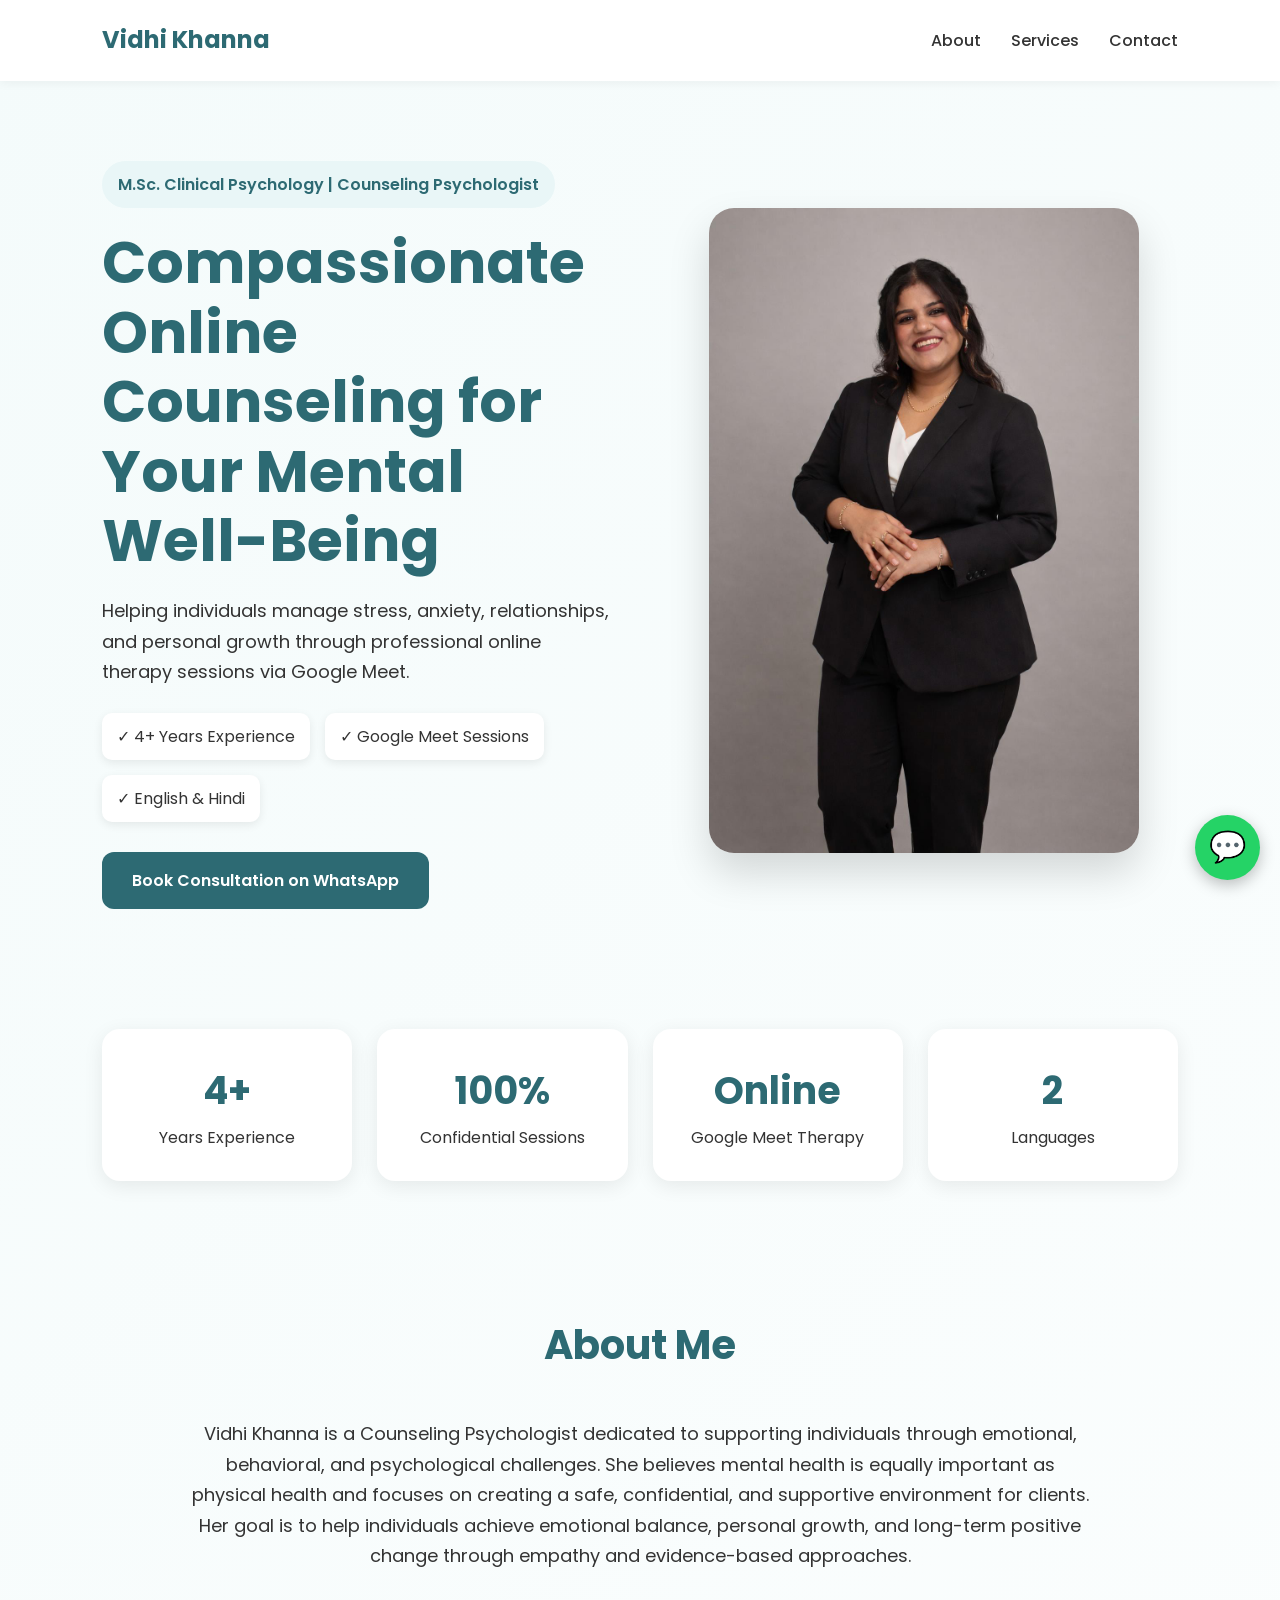
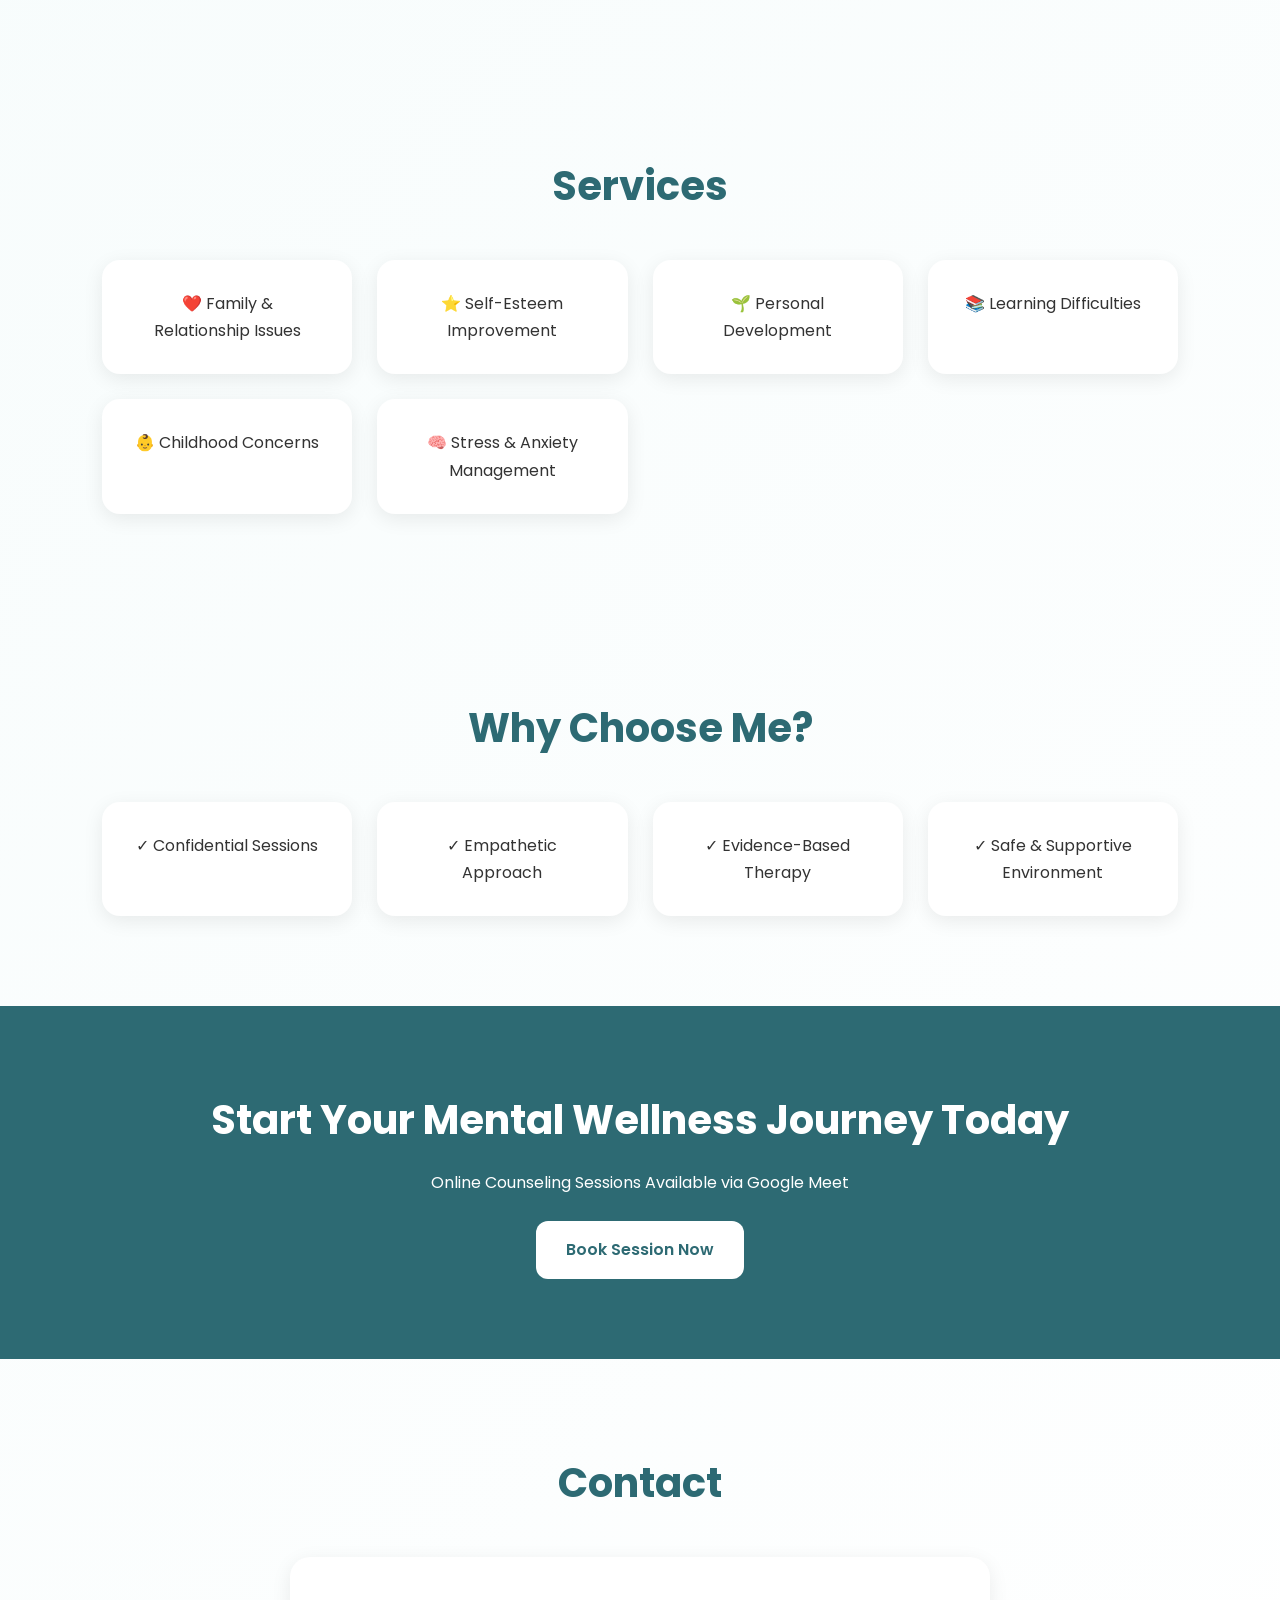
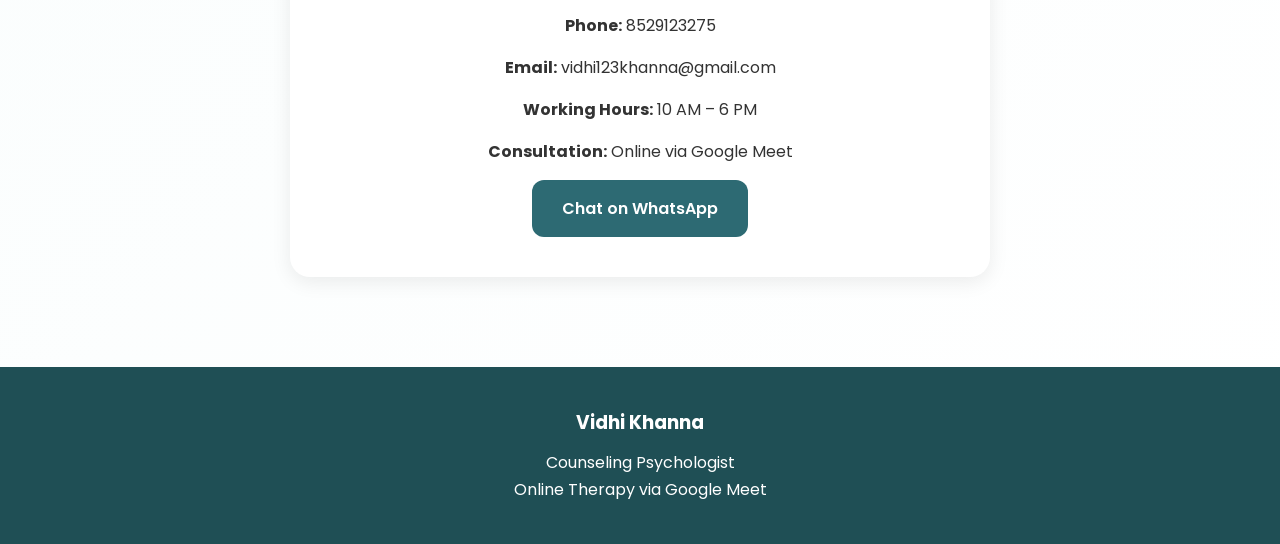
<file: index.html>
<!DOCTYPE html>
<html lang="en">
<head>
<meta charset="UTF-8">
<meta name="viewport" content="width=device-width, initial-scale=1.0">

<title>Vidhi Khanna | Counseling Psychologist | Online Therapy India</title>

<meta name="description"
content="Vidhi Khanna is a Counseling Psychologist offering online therapy via Google Meet. Specializing in anxiety, stress, relationship issues, self-esteem, personal development, and emotional well-being.">

<meta name="keywords"
content="psychologist, counseling psychologist, online therapy India, anxiety counseling, stress management, Vidhi Khanna psychologist, mental health support">

<meta name="author" content="Vidhi Khanna">

<link rel="stylesheet" href="style.css">

<link href="https://fonts.googleapis.com/css2?family=Poppins:wght@300;400;500;600;700&display=swap" rel="stylesheet">

</head>

<body>

<nav class="navbar">

    <div class="logo">Vidhi Khanna</div>

    <ul class="nav-links">
        <li><a href="#about">About</a></li>
        <li><a href="#services">Services</a></li>
        <li><a href="#contact">Contact</a></li>
    </ul>

</nav>

<section class="hero">

    <div class="hero-text">

        <span class="badge">
            M.Sc. Clinical Psychology | Counseling Psychologist
        </span>

        <h1>
            Compassionate Online Counseling for Your Mental Well-Being
        </h1>

        <p>
            Helping individuals manage stress, anxiety, relationships, and personal growth through professional online therapy sessions via Google Meet.
        </p>

        <div class="hero-points">
            <span>✓ 4+ Years Experience</span>
            <span>✓ Google Meet Sessions</span>
            <span>✓ English & Hindi</span>
        </div>

        <a href="https://wa.me/918529123275"
           target="_blank"
           class="btn">
           Book Consultation on WhatsApp
        </a>

    </div>

    <div class="hero-image">
        <img src="images/vidhi.jpeg" alt="Vidhi Khanna - Counseling Psychologist">
    </div>

</section>

<section class="stats">

    <div class="stat-box">
        <h2>4+</h2>
        <p>Years Experience</p>
    </div>

    <div class="stat-box">
        <h2>100%</h2>
        <p>Confidential Sessions</p>
    </div>

    <div class="stat-box">
        <h2>Online</h2>
        <p>Google Meet Therapy</p>
    </div>

    <div class="stat-box">
        <h2>2</h2>
        <p>Languages</p>
    </div>

</section>

<section id="about" class="section">

    <h2>About Me</h2>

    <p class="about-text">

        Vidhi Khanna is a Counseling Psychologist dedicated to supporting individuals through emotional, behavioral, and psychological challenges.

        She believes mental health is equally important as physical health and focuses on creating a safe, confidential, and supportive environment for clients.

        Her goal is to help individuals achieve emotional balance, personal growth, and long-term positive change through empathy and evidence-based approaches.

    </p>

</section>

<section id="services" class="section">

    <h2>Services</h2>

    <div class="service-grid">

        <div class="card">❤️ Family & Relationship Issues</div>
        <div class="card">⭐ Self-Esteem Improvement</div>
        <div class="card">🌱 Personal Development</div>
        <div class="card">📚 Learning Difficulties</div>
        <div class="card">👶 Childhood Concerns</div>
        <div class="card">🧠 Stress & Anxiety Management</div>

    </div>

</section>

<section class="section">

    <h2>Why Choose Me?</h2>

    <div class="service-grid">

        <div class="card">✓ Confidential Sessions</div>
        <div class="card">✓ Empathetic Approach</div>
        <div class="card">✓ Evidence-Based Therapy</div>
        <div class="card">✓ Safe & Supportive Environment</div>

    </div>

</section>

<section class="cta">

    <h2>Start Your Mental Wellness Journey Today</h2>

    <p>Online Counseling Sessions Available via Google Meet</p>

    <a href="https://wa.me/918529123275"
       target="_blank"
       class="btn">
       Book Session Now
    </a>

</section>

<section id="contact" class="section">

    <h2>Contact</h2>

    <div class="contact-box">

        <p><strong>Phone:</strong> 8529123275</p>

        <p><strong>Email:</strong> vidhi123khanna@gmail.com</p>

        <p><strong>Working Hours:</strong> 10 AM – 6 PM</p>

        <p><strong>Consultation:</strong> Online via Google Meet</p>

        <a href="https://wa.me/918529123275"
           target="_blank"
           class="btn">
           Chat on WhatsApp
        </a>

    </div>

</section>

<footer>

    <h3>Vidhi Khanna</h3>
    <p>Counseling Psychologist</p>
    <p>Online Therapy via Google Meet</p>

</footer>

<a href="https://wa.me/918529123275"
   target="_blank"
   class="whatsapp-float">
   💬
</a>

<script src="script.js"></script>

</body>
</html>
</file>
<file: style.css>
html{
    scroll-behavior:smooth;
}

*{
    margin:0;
    padding:0;
    box-sizing:border-box;
    font-family:'Poppins',sans-serif;
}

body{
    background:linear-gradient(135deg,#f4fbfb,#ffffff);
    color:#333;
    line-height:1.7;
}

/* Navbar */

.navbar{
    position:sticky;
    top:0;
    z-index:1000;
    display:flex;
    justify-content:space-between;
    align-items:center;
    padding:20px 8%;
    background:rgba(255,255,255,.95);
    backdrop-filter:blur(10px);
}

.logo{
    font-size:24px;
    font-weight:700;
    color:#2d6a73;
}

.nav-links{
    display:flex;
    gap:30px;
    list-style:none;
}

.nav-links a{
    text-decoration:none;
    color:#333;
    font-weight:500;
}

.nav-links a:hover{
    color:#2d6a73;
}

/* Hero */

.hero{
    min-height:90vh;
    display:flex;
    justify-content:space-between;
    align-items:center;
    gap:60px;
    padding:80px 8%;
}

.hero-text{
    flex:1;
}

.badge{
    display:inline-block;
    background:#e9f6f7;
    color:#2d6a73;
    padding:10px 16px;
    border-radius:30px;
    margin-bottom:20px;
    font-weight:600;
}

.hero-text h1{
    font-size:58px;
    line-height:1.2;
    color:#2d6a73;
    margin-bottom:20px;
}

.hero-text p{
    font-size:18px;
    margin-bottom:25px;
}

.hero-points{
    display:flex;
    flex-wrap:wrap;
    gap:15px;
    margin-bottom:30px;
}

.hero-points span{
    background:white;
    padding:10px 15px;
    border-radius:10px;
    box-shadow:0 3px 10px rgba(0,0,0,.08);
}

.hero-image{
    flex:1;
    text-align:center;
}

.hero-image img{
    width:100%;
    max-width:430px;
    border-radius:25px;
    box-shadow:0 20px 40px rgba(0,0,0,.15);
    transition:.4s;
}

.hero-image img:hover{
    transform:translateY(-8px);
}

/* Buttons */

.btn{
    display:inline-block;
    padding:15px 30px;
    background:#2d6a73;
    color:white;
    text-decoration:none;
    border-radius:12px;
    font-weight:600;
    transition:.3s;
}

.btn:hover{
    transform:translateY(-3px);
}

/* Sections */

.section{
    padding:90px 8%;
}

.section h2{
    text-align:center;
    color:#2d6a73;
    margin-bottom:40px;
    font-size:40px;
}

.about-text{
    max-width:900px;
    margin:auto;
    text-align:center;
    font-size:18px;
}

/* Stats */

.stats{
    display:grid;
    grid-template-columns:repeat(auto-fit,minmax(220px,1fr));
    gap:25px;
    padding:40px 8%;
}

.stat-box{
    background:white;
    text-align:center;
    padding:30px;
    border-radius:18px;
    box-shadow:0 5px 20px rgba(0,0,0,.08);
}

.stat-box h2{
    color:#2d6a73;
    font-size:38px;
}

/* Services */

.service-grid{
    display:grid;
    grid-template-columns:repeat(auto-fit,minmax(250px,1fr));
    gap:25px;
}

.card{
    background:white;
    padding:30px;
    border-radius:18px;
    text-align:center;
    box-shadow:0 5px 20px rgba(0,0,0,.08);
    transition:.3s;
    opacity:0;
    transform:translateY(30px);
}

.card.show{
    opacity:1;
    transform:translateY(0);
}

.card:hover{
    transform:translateY(-6px);
}

/* CTA */

.cta{
    text-align:center;
    padding:80px 8%;
    background:#2d6a73;
    color:white;
}

.cta h2{
    margin-bottom:15px;
    font-size:40px;
}

.cta p{
    margin-bottom:25px;
}

.cta .btn{
    background:white;
    color:#2d6a73;
}

/* Contact */

.contact-box{
    max-width:700px;
    margin:auto;
    text-align:center;
    background:white;
    padding:40px;
    border-radius:20px;
    box-shadow:0 5px 20px rgba(0,0,0,.08);
}

.contact-box p{
    margin:15px 0;
}

/* Footer */

footer{
    background:#1f4f55;
    color:white;
    text-align:center;
    padding:40px 20px;
}

footer h3{
    margin-bottom:10px;
}

/* WhatsApp */

.whatsapp-float{
    position:fixed;
    right:20px;
    bottom:20px;
    width:65px;
    height:65px;
    background:#25D366;
    color:white;
    border-radius:50%;
    display:flex;
    justify-content:center;
    align-items:center;
    text-decoration:none;
    font-size:30px;
    box-shadow:0 5px 15px rgba(0,0,0,.25);
}

/* Mobile */

@media(max-width:768px){

    .hero{
        flex-direction:column-reverse;
        text-align:center;
    }

    .hero-text h1{
        font-size:38px;
    }

    .nav-links{
        display:none;
    }

    .section h2{
        font-size:32px;
    }

    .cta h2{
        font-size:30px;
    }
}
</file>
